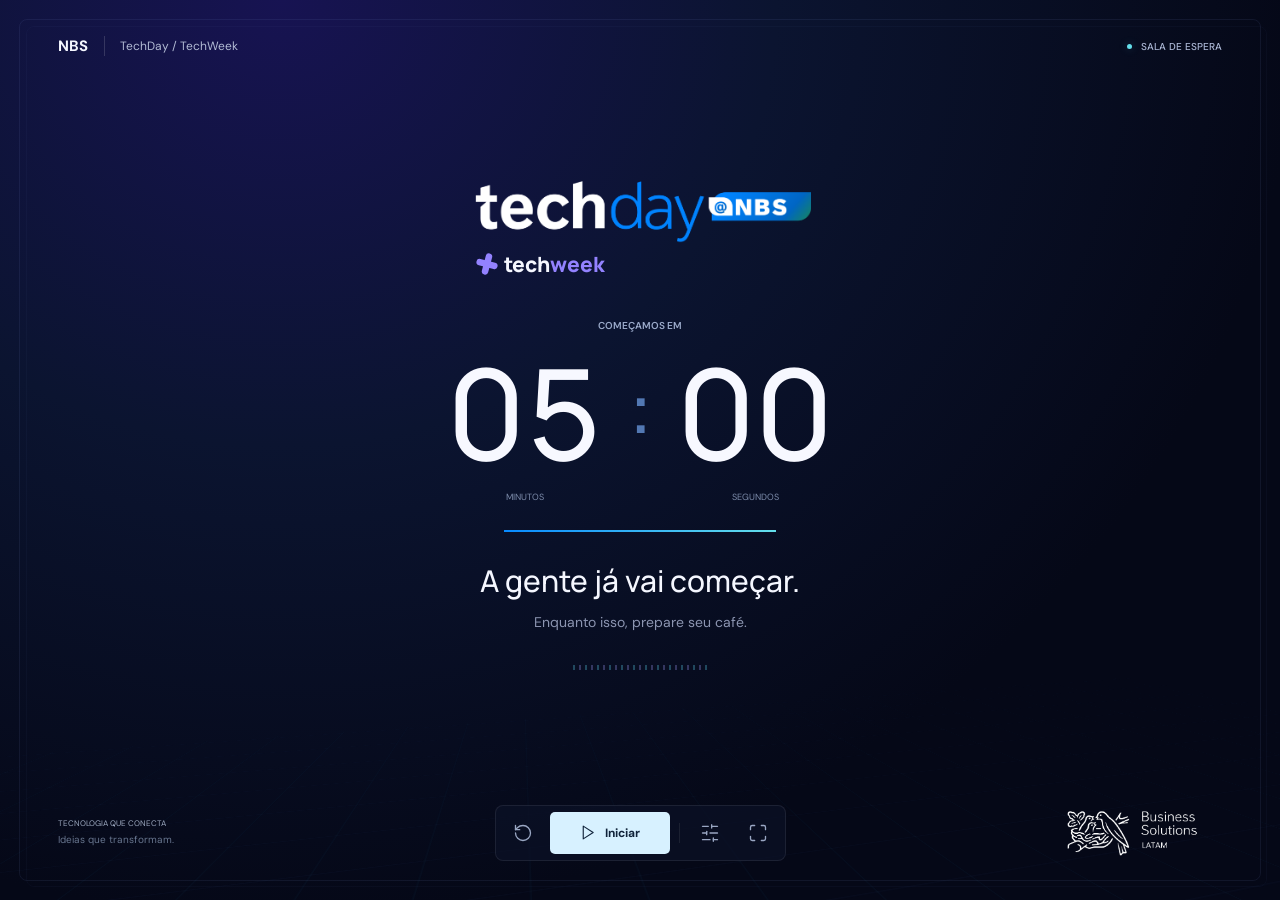
<file: index.html>
<!DOCTYPE html>
<html lang="pt-BR">
<head>
  <meta charset="UTF-8">
  <meta name="viewport" content="width=device-width, initial-scale=1.0">
  <meta name="theme-color" content="#050817">
  <title>TechDay | Contagem regressiva</title>
  <link rel="stylesheet" href="styles.css">
  <script src="lucide.min.js" defer></script>
  <script src="sessions.js" defer></script>
  <script src="script.js" defer></script>
</head>
<body>
  <div class="stage-frame" aria-hidden="true"></div>
  <div class="signal-field" aria-hidden="true"><div class="signal-lines"></div></div>

  <header class="masthead">
    <div class="event-identity"><span class="identity-mark">NBS</span><span id="event-name">TechDay / TechWeek</span></div>
    <div class="room-status"><span class="status-dot"></span><span id="status-text">SALA DE ESPERA</span></div>
  </header>

  <main class="stage">
    <figure class="template-card" id="template-card" hidden></figure>
    <div class="brand">
      <img class="brand-logo" id="brand-logo" src="Logo.png" alt="TechDay @ NBS">
      <div class="techweek" id="techweek"><i data-lucide="plus" aria-hidden="true"></i><span>tech<span class="week">week</span></span></div>
    </div>

    <section class="countdown" aria-label="Contagem regressiva">
      <p class="countdown-eyebrow" id="countdown-label">COMEÇAMOS EM</p>
      <div class="clock" id="clock" role="timer" aria-label="5 minutos e 0 segundos" aria-live="off">
        <div class="time-unit"><span class="digits" id="minutes">05</span><span class="unit-label">MINUTOS</span></div>
        <span class="clock-colon" aria-hidden="true">:</span>
        <div class="time-unit"><span class="digits" id="seconds">00</span><span class="unit-label">SEGUNDOS</span></div>
      </div>
      <div class="progress-track" role="progressbar" aria-label="Tempo restante" aria-valuemin="0" aria-valuemax="300" aria-valuenow="300" id="progress"><div id="progress-fill"></div></div>
      <h1 id="display-message">A gente já vai começar.</h1>
      <p class="supporting-message" id="display-detail">Enquanto isso, prepare seu café.</p>
    </section>

    <div class="connection" aria-hidden="true"><span></span><span></span><span></span><span></span><span></span><span></span><span></span><span></span><span></span><span></span><span></span><span></span><span></span><span></span><span></span><span></span><span></span><span></span><span></span><span></span><span></span><span></span><span></span></div>
    <section class="music-panel" id="music-panel" aria-label="Música da sala de espera" hidden>
      <div class="music-player" id="music-player"></div>
      <div class="music-bar">
        <div class="music-controls">
          <button class="icon-button" id="music-prev" type="button" aria-label="Música anterior" data-tooltip="Anterior" hidden disabled><i data-lucide="skip-back"></i></button>
          <button class="icon-button" id="music-button" type="button" aria-label="Tocar música" data-tooltip="Tocar música" disabled><i data-lucide="play"></i></button>
          <button class="icon-button" id="music-next" type="button" aria-label="Próxima música" data-tooltip="Próxima" hidden disabled><i data-lucide="skip-forward"></i></button>
          <div class="music-volume-group"><button class="icon-button" id="music-mute" type="button" aria-label="Silenciar" data-tooltip="Silenciar"><i data-lucide="volume-2"></i></button><div class="music-volume-flyout"><input id="music-volume" type="range" min="0" max="100" value="30" aria-label="Volume da música"></div></div>
        </div>
        <p class="music-title" id="music-title" aria-live="polite"></p>
        <span class="music-eq" aria-hidden="true"><span></span><span></span><span></span><span></span><span></span></span>
        <span class="music-disc" aria-hidden="true" hidden></span>
      </div>
      <p class="music-status" id="music-status" role="status" aria-live="polite"></p>
    </section>
  </main>

  <footer class="footer">
    <div class="footer-brand"><img class="footer-logo" id="footer-logo" src="NBS_LATAM_Logo_RGB_White%20(1)%20(1).png" alt="Nestlé Business Solutions LATAM"></div>
    <nav class="controls" aria-label="Controles da contagem">
      <button class="icon-button" id="reset-button" type="button" aria-label="Reiniciar contagem" data-tooltip="Reiniciar"><i data-lucide="rotate-ccw"></i></button>
      <button class="start-button" id="start-button" type="button"><i data-lucide="play"></i><span id="start-label">Iniciar</span></button>
      <span class="control-divider" aria-hidden="true"></span>
      <button class="icon-button" id="settings-button" type="button" aria-label="Configurar contagem" data-tooltip="Configurar"><i data-lucide="sliders-horizontal"></i></button>
      <button class="icon-button" id="fullscreen-button" type="button" aria-label="Entrar em tela cheia" data-tooltip="Tela cheia"><i data-lucide="maximize"></i></button>
    </nav>
    <div class="footer-note">TECNOLOGIA QUE CONECTA<span>Ideias que transformam.</span></div>
  </footer>

  <p class="sr-only" id="announcement" role="status" aria-live="polite"></p>

  <dialog id="settings-dialog" aria-labelledby="settings-title">
    <form id="settings-form">
      <div class="dialog-header"><div><p class="panel-eyebrow">DO SEU JEITO</p><h2 id="settings-title">Prepare o encontro</h2></div><button class="close-button icon-button" id="close-settings" type="button" aria-label="Fechar configurações" data-tooltip="Fechar"><i data-lucide="x"></i></button></div>
      <div class="settings-grid">
      <fieldset class="duration-settings">
        <legend>Duração</legend>
        <div class="presets" aria-label="Durações predefinidas">
          <label><input type="radio" name="preset" value="180"><span>3 min</span></label>
          <label><input type="radio" name="preset" value="300" checked><span>5 min</span></label>
          <label><input type="radio" name="preset" value="600"><span>10 min</span></label>
          <label><input type="radio" name="preset" value="900"><span>15 min</span></label>
        </div>
        <div class="duration-inputs"><label for="duration-minutes">Minutos<input id="duration-minutes" type="number" min="0" max="180" value="5" required inputmode="numeric"></label><span>:</span><label for="duration-seconds">Segundos<input id="duration-seconds" type="number" min="0" max="59" value="0" required inputmode="numeric"></label></div>
      </fieldset>
      <fieldset class="music-settings">
        <legend>Música da sala de espera</legend>
        <label for="youtube-input">Link do YouTube (vídeo ou playlist)<input id="youtube-input" type="text" inputmode="url" autocomplete="off" maxlength="2048" placeholder="https://www.youtube.com/watch?v=..."></label>
        <p class="field-hint" id="youtube-check" role="status" aria-live="polite"></p>
        <label class="music-volume" for="volume-input"><i data-lucide="volume-2" aria-hidden="true"></i><span>Volume</span><input id="volume-input" type="range" min="0" max="100" value="30"><output id="volume-value" for="volume-input">30%</output></label>
      </fieldset>
      </div>
      <div class="form-fields">
        <label for="event-input">Nome do encontro<input id="event-input" type="text" maxlength="60" value="TechDay / TechWeek" required></label>
        <label for="message-input">Mensagem de espera<input id="message-input" type="text" maxlength="120" value="A gente já vai começar." required></label>
        <label for="detail-input">Mensagem complementar<input id="detail-input" type="text" maxlength="160" value="Enquanto isso, prepare seu café."></label>
        <label for="end-input">Mensagem ao terminar<input id="end-input" type="text" maxlength="120" value="É hora de conectar ideias." required></label>
      </div>
      <fieldset class="theme-settings">
        <legend>Tema</legend>
        <div class="presets">
          <label><input type="radio" name="theme" value="techday" checked><span>TechDay</span></label>
          <label><input type="radio" name="theme" value="copilot"><span>Copilot Shot Sessions</span></label>
        </div>
      </fieldset>
      <fieldset class="template-settings">
        <legend>Template da sessão</legend>
        <div class="template-grid" id="template-grid">
          <label class="template-option"><input type="radio" name="template" value="" checked><span class="thumb"><span class="thumb-empty">Sem template</span></span><span class="name">Nenhum</span></label>
          <label class="template-option" id="template-custom-option" hidden><input type="radio" name="template" value="custom"><span class="thumb"><img id="template-custom-preview" alt=""></span><span class="name">Minha imagem</span></label>
        </div>
        <div class="template-actions">
          <label class="secondary-button file-button" for="template-input"><i data-lucide="upload"></i>Enviar imagem<input class="sr-only" id="template-input" type="file" accept="image/png,image/jpeg,image/webp"></label>
          <span class="field-hint">PNG, JPG ou WebP, proporção 720 × 712 px.</span>
        </div>
      </fieldset>
      <fieldset class="logo-settings">
        <legend>Logos</legend>
        <div class="logo-grid">
          <div class="logo-picker"><span class="logo-picker-title">Logo principal</span><span class="logo-preview"><img id="logo-main-preview" alt=""></span><label class="secondary-button file-button" for="logo-main-input">Escolher<input class="sr-only" id="logo-main-input" type="file" accept="image/png,image/jpeg,image/webp,image/svg+xml"></label><button class="secondary-button" id="logo-main-reset" type="button">Padrão</button></div>
          <div class="logo-picker"><span class="logo-picker-title">Logo do rodapé</span><span class="logo-preview"><img id="logo-footer-preview" alt=""></span><label class="secondary-button file-button" for="logo-footer-input">Escolher<input class="sr-only" id="logo-footer-input" type="file" accept="image/png,image/jpeg,image/webp,image/svg+xml"></label><button class="secondary-button" id="logo-footer-reset" type="button">Padrão</button></div>
        </div>
      </fieldset>
      <div class="preferences">
        <label class="toggle-row" for="animation-input"><span><i data-lucide="activity"></i>Animação de fundo</span><input class="switch" id="animation-input" type="checkbox" checked></label>
        <label class="toggle-row" for="sound-input"><span><i data-lucide="volume-2"></i>Sinal sonoro ao terminar</span><input class="switch" id="sound-input" type="checkbox"></label>
      </div>
      <p class="form-error" id="form-error" role="alert" hidden></p>
      <div class="dialog-actions"><button class="secondary-button" id="cancel-settings" type="button">Cancelar</button><button class="apply-button" type="submit"><i data-lucide="check"></i>Aplicar</button></div>
    </form>
  </dialog>
</body>
</html>
</file>
<file: styles.css>
@import url('https://fonts.googleapis.com/css2?family=DM+Sans:wght@400;500;600;700&family=Manrope:wght@400;500;600;700;800&display=swap');

:root {
  color-scheme: dark;
  --background: #050817;
  --text: #f5f7ff;
  --muted: #8c95b1;
  --blue: #078aff;
  --cyan: #64dfeb;
  --line: #ffffff14;
  --font: 'DM Sans', 'Trebuchet MS', sans-serif;
}

* { box-sizing: border-box; }
body { margin: 0; height: 100vh; height: 100dvh; overflow: hidden; color: var(--text); font-family: var(--font); background: radial-gradient(ellipse at 22% 0%, #171352 0%, #0b1430 35%, var(--background) 72%); display: flex; flex-direction: column; isolation: isolate; }
button, input, textarea { font: inherit; }
button { cursor: pointer; }
button, input, textarea { -webkit-tap-highlight-color: transparent; }
button:focus-visible, input:focus-visible, textarea:focus-visible { outline: 2px solid var(--cyan); outline-offset: 4px; }
button { letter-spacing: 0; }
svg { width: 20px; height: 20px; flex-shrink: 0; stroke-width: 1.6; }
[hidden] { display: none !important; }

.stage-frame { position: fixed; z-index: -1; inset: 19px; border: 1px solid #7d94d51a; border-radius: 8px; pointer-events: none; }
.stage-frame::after { content: ''; position: absolute; inset: 6px -7px -7px 6px; border: 1px solid #7d94d50b; border-radius: 8px; }
.masthead { padding: clamp(16px, 4vh, 47px) clamp(20px, 4.5vw, 62px) 0; display: flex; align-items: center; justify-content: space-between; gap: 24px; }
.event-identity { display: flex; align-items: center; gap: 15px; min-width: 0; color: #b2bbd4; font-size: 12px; }
#event-name { max-width: 400px; overflow-wrap: anywhere; }
.identity-mark { color: var(--text); font-size: 15px; font-weight: 700; border-right: 1px solid #ffffff26; padding-right: 16px; flex-shrink: 0; }
.room-status { display: flex; align-items: center; gap: 9px; color: #acb8d6; font-size: 10px; font-weight: 500; white-space: nowrap; }
.status-dot { width: 5px; height: 5px; background: var(--cyan); border-radius: 50%; box-shadow: 0 0 9px #64dfeb44; }

.stage { flex: 1; min-height: 0; display: flex; flex-direction: column; justify-content: center; align-items: center; text-align: center; padding: clamp(8px, 2vh, 30px) clamp(16px, 3vw, 28px); width: 100%; }
.brand { width: min(460px, 72%, 38vh); margin-bottom: clamp(8px, 4.5vh, 56px); text-align: left; animation: arrive 800ms both; }
.brand-logo { width: 100%; height: auto; max-height: 12vh; object-fit: contain; object-position: left center; display: block; }
.techweek { display: flex; align-items: center; gap: 4px; margin: 7px 0 0 5px; font-family: 'Manrope', var(--font); font-weight: 800; font-size: clamp(14px, 3vh, 21px); }
.techweek svg { width: 26px; height: 26px; stroke: #9382ff; stroke-width: 6; transform: rotate(15deg); }
.week { color: #9382ff; }
.countdown { width: 100%; max-width: 860px; animation: arrive 800ms 100ms both; }
.countdown-eyebrow { color: #9baaca; font-size: 10px; font-weight: 600; margin: 0 0 11px; }
.clock { display: flex; align-items: flex-start; justify-content: center; gap: 16px; margin: 0 auto; width: max-content; max-width: 100%; font-family: 'Manrope', var(--font); }
.time-unit { display: flex; align-items: center; flex-direction: column; }
.digits { font-size: clamp(52px, min(14vh, 20vw), 180px); font-weight: 500; font-variant-numeric: tabular-nums; line-height: 1.1; width: 2ch; color: #f7f8ff; }
.clock.long-duration .time-unit:first-child .digits { width: 3ch; }
.clock.long-duration .digits { font-size: clamp(40px, min(11vh, 14vw), 140px); }
.clock.long-duration .clock-colon { font-size: clamp(30px, min(8vh, 10vw), 100px); }
.clock-colon { color: #5278b3; font-size: clamp(38px, min(10vh, 14.4vw), 130px); line-height: 1.4; width: 0.45em; animation: colon-breathe 2s ease-in-out infinite; }
.unit-label { font-family: var(--font); font-size: 9px; color: #7e8dac; margin-top: 9px; }
.progress-track { width: 272px; max-width: 75%; height: 2px; background: #ffffff0f; margin: clamp(10px, 3vh, 28px) auto clamp(10px, 3.2vh, 31px); overflow: hidden; }
#progress-fill { width: 100%; height: 100%; background: linear-gradient(90deg, var(--blue), var(--cyan)); transform-origin: left; transition: transform 250ms linear; }
h1 { font-family: 'Manrope', var(--font); font-size: clamp(17px, 3.4vh, 30px); line-height: 1.4; font-weight: 500; margin: 0; overflow-wrap: anywhere; }
.supporting-message { color: var(--muted); font-size: clamp(12px, 2vh, 14px); line-height: 1.6; margin: clamp(4px, 1vh, 10px) auto 0; max-width: 620px; overflow-wrap: anywhere; }
.connection { display: flex; align-items: center; justify-content: center; gap: 4px; height: clamp(14px, 3vh, 25px); margin-top: clamp(8px, 2.4vh, 22px); }
.connection span { width: 2px; height: 5px; background: #52bad5; opacity: .35; animation: connect 2.2s ease-in-out infinite; }
.connection span:nth-child(3n) { animation-delay: -.7s; }
.connection span:nth-child(3n + 1) { animation-delay: -1.4s; }
.connection span:nth-child(5n) { animation-delay: -.3s; }
.connection span:nth-child(even) { background: #8b86db; }

.signal-field { position: fixed; bottom: 0; left: 0; width: 100%; height: 47%; pointer-events: none; z-index: -1; overflow: hidden; mask-image: linear-gradient(transparent, #000 95%); opacity: .3; }
.signal-lines { position: absolute; width: 180%; height: 160%; left: -40%; top: 0; background: repeating-linear-gradient(90deg, transparent 0 85px, #328fb829 86px 87px), repeating-linear-gradient(0deg, transparent 0 59px, #5277b324 60px 61px); transform: perspective(450px) rotateX(60deg) rotateZ(-13deg); animation: drift 24s linear infinite; }
.footer { padding: 0 clamp(20px, 4.5vw, 62px) clamp(14px, 4vh, 43px); display: grid; grid-template-columns: 1fr auto 1fr; gap: 24px; align-items: center; }
.footer-brand { grid-column: 3; grid-row: 1; justify-self: end; }
.footer-logo { display: block; width: 180px; max-width: 100%; height: clamp(30px, 7vh, 70px); object-fit: contain; }
.footer-note { grid-column: 1; grid-row: 1; justify-self: start; color: #9ba7be; font-size: 8px; line-height: 1.7; text-align: left; }
.footer-note span { display: block; color: #67758e; font-size: 10px; }
.controls { grid-column: 2; grid-row: 1; display: flex; align-items: center; gap: 6px; padding: 6px; border: 1px solid #ffffff14; border-radius: 8px; background: #0c1227b3; }
.icon-button { width: 42px; height: 42px; border: 0; color: #9aa7c3; background: transparent; display: inline-flex; align-items: center; justify-content: center; border-radius: 5px; position: relative; }
.icon-button:hover { color: #fff; background: #ffffff08; }
[data-tooltip]::after { content: attr(data-tooltip); position: absolute; left: 50%; bottom: calc(100% + 12px); transform: translateX(-50%); background: #1c2840; border: 1px solid #ffffff14; color: #e1e7f8; padding: 6px 10px; border-radius: 4px; font-size: 11px; white-space: nowrap; pointer-events: none; opacity: 0; transition: opacity 150ms; z-index: 4; }
[data-tooltip]:hover::after, [data-tooltip]:focus-visible::after { opacity: 1; }
.start-button { display: flex; align-items: center; justify-content: center; gap: 9px; width: 120px; height: 42px; background: #d7f1ff; color: #10233a; border: 0; border-radius: 5px; font-size: 12px; font-weight: 700; }
.start-button:hover { background: #fff; }
.start-button svg { width: 17px; height: 17px; }
.control-divider { width: 1px; height: 20px; background: #ffffff13; margin: 0 3px; }
body[data-state='running'] .status-dot { animation: live 2s infinite; }
body[data-state='paused'] .status-dot { background: #efc779; box-shadow: none; }
body[data-state='finished'] .digits { color: var(--cyan); }
body[data-state='finished'] .clock-colon { color: #64dfeb88; animation: none; }
body[data-state='paused'] .clock-colon { animation: none; }
body.no-animation .signal-lines, body.no-animation .connection span, body.no-animation .clock-colon, body.no-animation .status-dot, body.no-animation .music-disc, body.no-animation .music-eq span { animation: none; }

dialog { width: 680px; max-width: calc(100% - 24px); max-height: calc(100dvh - 24px); overflow: auto; padding: 0; border: 1px solid #364460; border-radius: 8px; color: var(--text); background: #10182b; box-shadow: 0 24px 100px #0008; }
dialog::backdrop { background: #020611b8; backdrop-filter: blur(9px); }
#settings-form { padding: 18px 24px 20px; }
.dialog-header { display: flex; align-items: center; justify-content: space-between; gap: 12px; margin-bottom: 14px; }
.panel-eyebrow { color: var(--cyan); font-size: 9px; margin: 0 0 5px; }
.settings-grid, .logo-grid, .preferences { display: grid; grid-template-columns: 1fr 1fr; gap: 10px 22px; }
h2 { font-family: 'Manrope', var(--font); font-size: 21px; font-weight: 600; margin: 0; }
.close-button { width: 32px; height: 32px; align-self: flex-start; }
.close-button::after { bottom: auto; top: 100%; left: auto; right: 0; transform: none; }
fieldset { padding: 0; margin: 0; border: 0; min-width: 0; }
legend, .form-fields label, .duration-inputs label { font-size: 12px; color: #bac5dc; }
legend { margin-bottom: 7px; padding: 0; }
.presets { display: grid; grid-template-columns: repeat(4, 1fr); border: 1px solid #ffffff15; padding: 3px; gap: 3px; border-radius: 5px; background: #080f20; }
.presets label { position: relative; cursor: pointer; text-align: center; }
.presets input { position: absolute; opacity: 0; width: 100%; height: 100%; margin: 0; left: 0; }
.presets span { display: block; padding: 6px 3px; border-radius: 3px; font-size: 11px; color: #8c9ab9; }
.presets input:checked + span { background: #24405d; color: #dff6ff; }
.presets input:focus-visible + span { outline: 2px solid var(--cyan); }
.duration-inputs { display: grid; grid-template-columns: 1fr auto 1fr; gap: 12px; align-items: end; margin-top: 8px; }
.duration-inputs > span { padding-bottom: 9px; color: #7d8bab; }
.duration-inputs input { font-variant-numeric: tabular-nums; }
.form-fields { display: grid; grid-template-columns: 1fr 1fr; gap: 10px 22px; margin-top: 14px; }
input:not([type='checkbox']):not([type='radio']):not([type='range']):not([type='file']), textarea { display: block; width: 100%; margin-top: 5px; color: #f2f5ff; background: #0a1122; border: 1px solid #ffffff17; border-radius: 5px; padding: 8px 10px; font-size: 13px; line-height: 1.4; }
textarea { resize: vertical; min-height: 63px; max-height: 140px; }
input:hover, textarea:hover { border-color: #ffffff30; }
.music-settings > label { font-size: 12px; color: #bac5dc; }
.logo-settings { margin-top: 14px; }
.logo-picker { display: grid; grid-template-columns: minmax(0, 1fr) auto auto; gap: 5px 8px; align-items: center; }
.logo-picker-title { grid-column: 1 / -1; font-size: 12px; color: #bac5dc; }
.logo-preview { height: 38px; min-width: 0; padding: 5px; display: flex; align-items: center; justify-content: center; background: #080f20; border: 1px solid #ffffff15; border-radius: 5px; }
.logo-preview img { max-width: 100%; max-height: 100%; object-fit: contain; }
.file-button { position: relative; cursor: pointer; }
.file-button:focus-within { outline: 2px solid var(--cyan); outline-offset: 2px; }
.logo-picker .secondary-button { padding: 9px 12px; }
.music-volume { display: flex; align-items: center; gap: 9px; min-width: 0; font-size: 11px; color: #bac5dc; }
.music-settings .music-volume { margin-top: 12px; }
.field-hint { margin: 6px 0 0; font-size: 11px; line-height: 1.4; color: var(--muted); overflow: hidden; text-overflow: ellipsis; white-space: nowrap; }
.field-hint:empty { display: none; }
.field-hint[data-status='ok'] { color: #7fe3b0; }
.field-hint[data-status='error'] { color: #ffc592; white-space: normal; }
.music-volume svg { width: 16px; height: 16px; }
.music-volume input { width: 100%; min-width: 0; flex: 1; margin: 0; accent-color: var(--cyan); cursor: pointer; }
.music-volume output { width: 4ch; flex-shrink: 0; text-align: right; font-variant-numeric: tabular-nums; }
.music-panel { width: 420px; max-width: 100%; margin-top: 14px; }
.music-player { position: fixed; left: -9999px; top: 0; width: 200px; height: 200px; overflow: hidden; pointer-events: none; }
.music-player iframe { width: 200px; height: 200px; border: 0; }
.music-bar { display: flex; align-items: center; gap: 4px; padding: 6px 14px 6px 6px; border: 1px solid #ffffff14; border-radius: 8px; background: #0c1227b3; }
.music-disc { position: relative; width: 32px; height: 32px; flex-shrink: 0; border-radius: 50%; background: repeating-radial-gradient(circle at center, #0b1230 0 2px, #17204a 2px 3px), conic-gradient(from 0deg, #0000 0 20%, #7d8cff55 25%, #0000 30% 70%, #64dfeb55 75%, #0000 80%); background-blend-mode: normal; border: 1px solid #ffffff1f; animation: disc-spin 3s linear infinite; animation-play-state: paused; }
.music-disc::before { content: ''; position: absolute; inset: 10px; border-radius: 50%; background: linear-gradient(135deg, var(--cyan), #9382ff); }
.music-disc::after { content: ''; position: absolute; inset: 14px; border-radius: 50%; background: #0b1230; }
.music-panel.is-playing .music-disc { animation-play-state: running; }
.music-eq { display: flex; align-items: center; justify-content: center; gap: 2px; width: 26px; height: 24px; flex-shrink: 0; }
.music-eq span { width: 3px; height: 100%; border-radius: 2px; background: #52bad5; transform: scaleY(.2); animation: eq-bounce 1s ease-in-out infinite; animation-play-state: paused; }
.music-eq span:nth-child(even) { background: #8b86db; }
.music-eq span:nth-child(1) { animation-delay: -.2s; animation-duration: .9s; }
.music-eq span:nth-child(2) { animation-delay: -.6s; animation-duration: 1.1s; }
.music-eq span:nth-child(3) { animation-delay: -.9s; animation-duration: .8s; }
.music-eq span:nth-child(4) { animation-delay: -.4s; animation-duration: 1.2s; }
.music-eq span:nth-child(5) { animation-delay: -.7s; animation-duration: 1s; }
.music-panel.is-playing .music-eq span { animation-play-state: running; }
.music-title { flex: 1; min-width: 0; margin: 0; padding: 0 12px; text-align: left; font-size: 13px; line-height: 1.3; color: #d5dcf0; white-space: nowrap; overflow: hidden; }
.music-title-text { display: inline-block; }
.music-title.is-scrolling { -webkit-mask-image: linear-gradient(90deg, #0000, #000 12px, #000 calc(100% - 12px), #0000); mask-image: linear-gradient(90deg, #0000, #000 12px, #000 calc(100% - 12px), #0000); }
.music-title.is-scrolling .music-title-text { animation: title-slide var(--marquee-time, 8s) ease-in-out infinite alternate; }
body.no-animation .music-title-text { display: inline; animation: none; }
body.no-animation .music-title { text-overflow: ellipsis; -webkit-mask-image: none; mask-image: none; }
.music-controls { display: flex; align-items: center; gap: 2px; flex-shrink: 0; }
.music-controls .icon-button { width: 32px; height: 32px; flex-shrink: 0; }
.music-controls #music-button { color: #10233a; background: #d7f1ff; }
.music-controls #music-button:hover:not(:disabled) { background: #fff; }
.music-volume-group { display: flex; align-items: center; }
.music-volume-flyout { width: 0; height: 32px; display: flex; align-items: center; overflow: hidden; opacity: 0; transition: width 180ms ease, opacity 180ms ease; }
.music-volume-group:hover .music-volume-flyout, .music-volume-group:focus-within .music-volume-flyout { width: 80px; opacity: 1; }
.music-volume-flyout input { width: 68px; flex-shrink: 0; margin: 0 6px; accent-color: var(--cyan); cursor: pointer; }
.music-controls .icon-button:disabled { opacity: .4; cursor: default; }
.music-controls .icon-button:focus-visible { outline: 2px solid var(--cyan); outline-offset: 4px; }
.music-status { margin: 5px 0 0; color: var(--muted); font-size: 11px; line-height: 1.5; overflow-wrap: anywhere; }
.music-status:empty { display: none; }
.preferences { border-top: 1px solid var(--line); border-bottom: 1px solid var(--line); margin-top: 14px; padding: 3px 0; gap: 0 22px; }
.toggle-row { display: flex; align-items: center; justify-content: space-between; gap: 14px; padding: 7px 0; font-size: 12px; color: #bac5dc; cursor: pointer; }
.toggle-row > span { display: flex; gap: 10px; align-items: center; }
.toggle-row svg { width: 16px; height: 16px; color: #8195b8; }
.switch { appearance: none; width: 32px; height: 18px; border-radius: 18px; background: #34405b; margin: 0; position: relative; cursor: pointer; flex-shrink: 0; }
.switch::before { content: ''; position: absolute; width: 12px; height: 12px; top: 3px; left: 3px; background: #b3bed2; border-radius: 50%; transition: transform 150ms; }
.switch:checked { background: #2188ba; }
.switch:checked::before { background: #fff; transform: translateX(14px); }
.dialog-actions { display: flex; gap: 10px; justify-content: flex-end; margin-top: 14px; }
.secondary-button, .apply-button { display: inline-flex; justify-content: center; align-items: center; gap: 8px; padding: 9px 18px; border-radius: 5px; border: 1px solid #ffffff1c; font-size: 12px; }
.secondary-button { color: #bbc7de; background: transparent; }
.apply-button { color: #0b243a; background: #c9f1fc; font-weight: 700; }
.apply-button svg { width: 16px; height: 16px; }
.form-error { font-size: 12px; color: #ffc592; line-height: 1.5; margin: 8px 0 0; }
.sr-only { position: absolute; width: 1px; height: 1px; padding: 0; margin: -1px; overflow: hidden; clip: rect(0, 0, 0, 0); white-space: nowrap; border: 0; }

.theme-settings { margin-top: 14px; }
.theme-settings .presets { grid-template-columns: 1fr 1fr; }

.session, .template-card { width: 100%; max-width: 1250px; margin: 0 0 clamp(8px, 2.4vh, 24px); animation: arrive 800ms both; }
.template-card > img { display: block; max-width: 100%; max-height: 46vh; margin: 0 auto; border-radius: 8px; }
.session p { margin: 0; }
.session-brand { display: flex; align-items: center; justify-content: center; gap: 14px; margin-bottom: clamp(8px, 2.2vh, 20px); }
.session-wordmark { font-family: 'Manrope', var(--font); font-weight: 800; font-size: clamp(18px, 3vh, 26px); letter-spacing: -.02em; line-height: 1; color: var(--text); }
.session-wordmark .week { color: #9382ff; }
.session-divider { width: 1px; height: clamp(22px, 4vh, 34px); background: #ffffff26; }
.session-banner { display: block; height: clamp(38px, 7.2vh, 66px); width: auto; border-radius: 6px; border: 1px solid var(--line); }
.session-title { font-family: 'Manrope', var(--font); font-size: clamp(22px, 4.3vh, 38px); font-weight: 600; line-height: 1.2; overflow-wrap: anywhere; }
.session-title-alt { margin-top: 4px !important; color: var(--muted); font-size: clamp(13px, 2.2vh, 18px); }
.session-flag { display: inline-flex; align-items: center; gap: 7px; margin-left: 12px; padding: 3px 8px; vertical-align: middle; border: 1px solid var(--line); border-radius: 5px; background: #ffffff0a; color: #c8d1e8; font-family: var(--font); font-size: 12px; font-weight: 600; letter-spacing: .1em; }
.session-flag svg { width: 22px; height: 11px; border-radius: 2px; }
.session-texts { display: grid; grid-template-columns: repeat(auto-fit, minmax(260px, 1fr)); gap: 8px 32px; margin-top: clamp(8px, 2vh, 18px); text-align: left; }
.session-text { color: #aab4cf; font-size: clamp(12px, 2vh, 16px); line-height: 1.55; }
.session-tag { display: block; margin-bottom: 4px; color: var(--cyan); font-size: 12px; font-weight: 600; letter-spacing: .12em; }
.session-speakers { display: grid; grid-template-columns: repeat(auto-fit, minmax(250px, 270px)); justify-content: center; gap: 12px 25px; margin-top: clamp(8px, 2vh, 18px); padding-top: clamp(8px, 1.8vh, 16px); border-top: 1px solid var(--line); }
.speaker { display: flex; align-items: center; gap: 11px; min-width: 0; text-align: left; }
.speaker-photo { flex: none; width: clamp(40px, 7.2vh, 64px); height: clamp(40px, 7.2vh, 64px); border: 1px solid #64dfeb55; border-radius: 50%; object-fit: cover; background: #0c1227; }
.speaker-name { font-family: 'Manrope', var(--font); font-size: clamp(13px, 2.2vh, 17px); font-weight: 600; }
.speaker-role { max-width: 250px; margin-top: 1px !important; color: var(--muted); font-size: clamp(11px, 1.8vh, 14px); line-height: 1.35; }
@media (max-height: 560px) { .session-texts, .session-title-alt { display: none; } }
body.has-template .brand, body.has-template .connection { display: none; }
body.has-template .digits { font-size: clamp(40px, min(8.5vh, 11vw), 100px); }
body.has-template .clock.long-duration .digits { font-size: clamp(32px, min(7vh, 9vw), 82px); }
body.has-template .clock-colon { font-size: clamp(28px, min(6vh, 8vw), 72px); }
body.has-template .clock.long-duration .clock-colon { font-size: clamp(24px, min(5vh, 7vw), 60px); }
body.has-template .countdown-eyebrow { margin-bottom: 5px; font-size: 14px; }
body.has-template .unit-label { margin-top: 4px; font-size: 11px; }
body.has-template .progress-track { width: 340px; margin: clamp(6px, 1.6vh, 14px) auto; }
body.has-template h1 { font-size: clamp(15px, 2.5vh, 22px); }
body.has-template .supporting-message { font-size: clamp(12px, 1.7vh, 14px); margin-top: 2px; }
body.has-template .music-panel { width: 360px; margin-top: 6px; }
body.has-template .music-bar { padding: 4px 12px 4px 4px; }
body.has-template .music-controls .icon-button, body.has-template .music-volume-flyout { width: 32px; height: 32px; }
body.has-template .music-volume-flyout { width: 0; }
body.has-template .music-volume-group:hover .music-volume-flyout, body.has-template .music-volume-group:focus-within .music-volume-flyout { width: 90px; }
body.has-template .music-controls svg { width: 18px; height: 18px; }
body.has-template .music-title { padding: 0 10px; font-size: 14px; }
body.has-template .music-eq { width: 25px; height: 22px; }
body.has-template .countdown { display: contents; }
body.has-template .countdown-eyebrow { order: 1; }
body.has-template .clock { order: 2; }
body.has-template .music-panel { order: 3; margin: 8px 0 0; }
body.has-template .progress-track { order: 4; }
body.has-template h1 { order: 5; }
body.has-template .supporting-message { order: 6; }
body.has-template.music-above-title .music-panel { order: 5; margin: 0 0 8px; }
body.has-template.music-above-title h1 { order: 6; }
body.has-template.music-above-title .supporting-message { order: 7; }
.template-settings { margin-top: 14px; }
.template-grid { display: grid; grid-template-columns: repeat(auto-fill, minmax(84px, 1fr)); gap: 8px; }
.template-option { position: relative; display: grid; gap: 4px; cursor: pointer; text-align: center; font-size: 10px; color: #8c9ab9; }
.template-option input { position: absolute; inset: 0; width: 100%; height: 100%; margin: 0; opacity: 0; cursor: pointer; }
.template-option .thumb { aspect-ratio: 5 / 2; display: flex; align-items: center; justify-content: center; overflow: hidden; background: #080f20; border: 1px solid #ffffff15; border-radius: 5px; }
.template-option .thumb img { width: 100%; height: 100%; object-fit: cover; }
.template-option .session-wordmark { font-size: 15px; }
.thumb-empty { padding: 4px; color: #5f6d8d; font-size: 10px; }
.template-option input:checked ~ .thumb { border-color: var(--cyan); box-shadow: 0 0 0 1px var(--cyan); }
.template-option input:checked ~ .name { color: #dff6ff; }
.template-option input:focus-visible ~ .thumb { outline: 2px solid var(--cyan); outline-offset: 2px; }
.template-actions { display: flex; align-items: center; gap: 12px; margin-top: 10px; }
.template-actions .field-hint { margin: 0; }
.template-actions svg { width: 15px; height: 15px; }

body[data-theme='copilot'] { background: #ff8a00 url('fundo%20ask%20ai.png') center / cover no-repeat; --muted: #fff; --cyan: #fff; }
body[data-theme='copilot'] .stage-frame, body[data-theme='copilot'] .signal-field, body[data-theme='copilot'] .techweek, body[data-theme='copilot'] .connection { display: none; }
body[data-theme='copilot'] .brand { width: min(520px, 80%, 44vh); text-align: center; }
body[data-theme='copilot'] .brand-logo { max-height: 18vh; object-position: center; margin: 0 auto; }
body[data-theme='copilot'] .event-identity, body[data-theme='copilot'] .room-status, body[data-theme='copilot'] .countdown-eyebrow, body[data-theme='copilot'] .unit-label, body[data-theme='copilot'] .footer-note, body[data-theme='copilot'] .footer-note span { color: #fff; }
body[data-theme='copilot'] .identity-mark { border-right-color: #ffffff80; }
body[data-theme='copilot'] .status-dot { background: #fff; box-shadow: 0 0 9px #fff8; }
body[data-theme='copilot'] .digits, body[data-theme='copilot'] h1 { color: #fff; text-shadow: 0 2px 24px #b3480066; }
body[data-theme='copilot'] .clock-colon { color: #ffffffb3; }
body[data-theme='copilot'] .progress-track { background: #ffffff40; }
body[data-theme='copilot'] #progress-fill { background: #fff; }
body[data-theme='copilot'] .controls, body[data-theme='copilot'] .music-bar { background: #7a2e00a6; border-color: #ffffff40; backdrop-filter: blur(8px); }
body[data-theme='copilot'] .icon-button { color: #ffe8cc; }
body[data-theme='copilot'] .start-button, body[data-theme='copilot'] .music-controls #music-button { background: #fff; color: #c24a00; }
body[data-theme='copilot'] .music-eq span, body[data-theme='copilot'] .music-eq span:nth-child(even) { background: #fff; }
body[data-theme='copilot'][data-state='finished'] .digits { color: #fff; }
body[data-theme='copilot'] .footer-brand { grid-column: 1; justify-self: start; }
body[data-theme='copilot'] .footer-note { grid-column: 3; justify-self: end; text-align: right; }
@media (max-width: 1000px) { body[data-theme='copilot'] .footer-brand { grid-column: 1; } body[data-theme='copilot'] .controls { grid-column: 2; justify-self: end; } }
@media (max-width: 700px) { body[data-theme='copilot'] .footer-brand { align-self: flex-start; } }

@keyframes disc-spin { to { transform: rotate(360deg); } }
@keyframes eq-bounce { 50% { transform: scaleY(1); } }
@keyframes title-slide { 0%, 18% { transform: translateX(0); } 82%, 100% { transform: translateX(var(--shift, 0)); } }
@keyframes arrive { from { opacity: 0; transform: translateY(12px); } to { opacity: 1; transform: translateY(0); } }
@keyframes colon-breathe { 50% { opacity: .45; } }
@keyframes connect { 50% { height: 20px; opacity: .8; } }
@keyframes live { 50% { opacity: .4; } }
@keyframes drift { to { transform: perspective(450px) rotateX(60deg) rotateZ(-13deg) translateY(61px); } }

@media (max-width: 1000px) { .footer { grid-template-columns: 1fr auto; gap: 15px; } .footer-note { display: none; } .controls { grid-column: 1; justify-self: start; } .footer-brand { grid-column: 2; } }
@media (max-width: 700px) {
  .stage-frame { inset: 10px; }
  .masthead { gap: 12px; }
  .event-identity { font-size: 10px; gap: 10px; }
  .identity-mark { font-size: 13px; padding-right: 10px; }
  .room-status { font-size: 8px; gap: 6px; }
  #event-name { max-width: 170px; }
  .footer { display: flex; flex-direction: column; gap: clamp(8px, 2vh, 18px); }
  .footer-brand { order: 1; }
  .footer-logo { width: 130px; height: clamp(26px, 5vh, 44px); }
  .controls { padding: 5px; }
}
@media (max-width: 640px) { .settings-grid, .logo-grid, .form-fields, .preferences { grid-template-columns: 1fr; } #settings-form { padding: 16px; } }
@media (max-height: 540px) { .connection, .unit-label { display: none; } .music-panel { margin-top: 8px; } }
@media (max-height: 420px) { .techweek, .supporting-message, .countdown-eyebrow { display: none; } }
@media (max-width: 370px) { .room-status { max-width: 98px; white-space: normal; } .start-button { width: 103px; } .icon-button { width: 37px; } }
@media (prefers-reduced-motion: reduce) { *, *::before, *::after { animation: none !important; transition: none !important; } .music-title { text-overflow: ellipsis; -webkit-mask-image: none; mask-image: none; } .music-title-text { display: inline; } }
</file>
